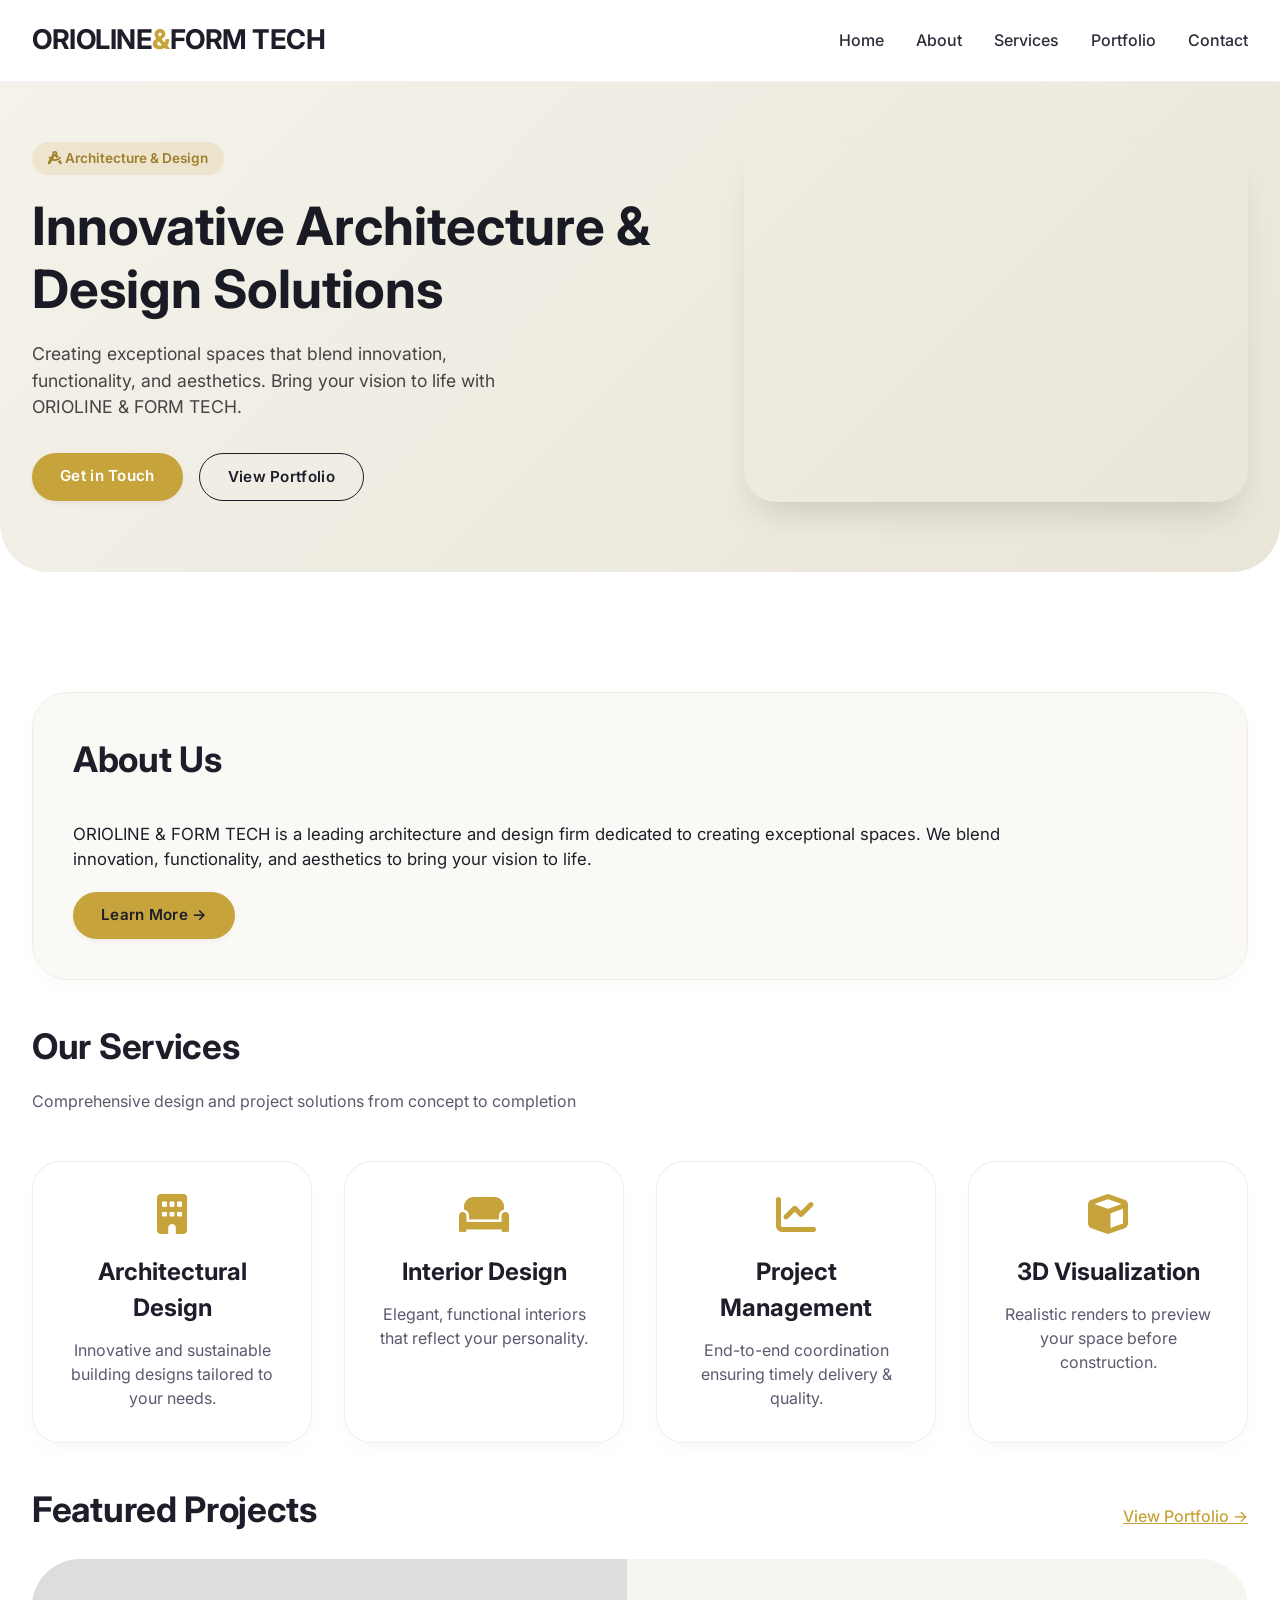
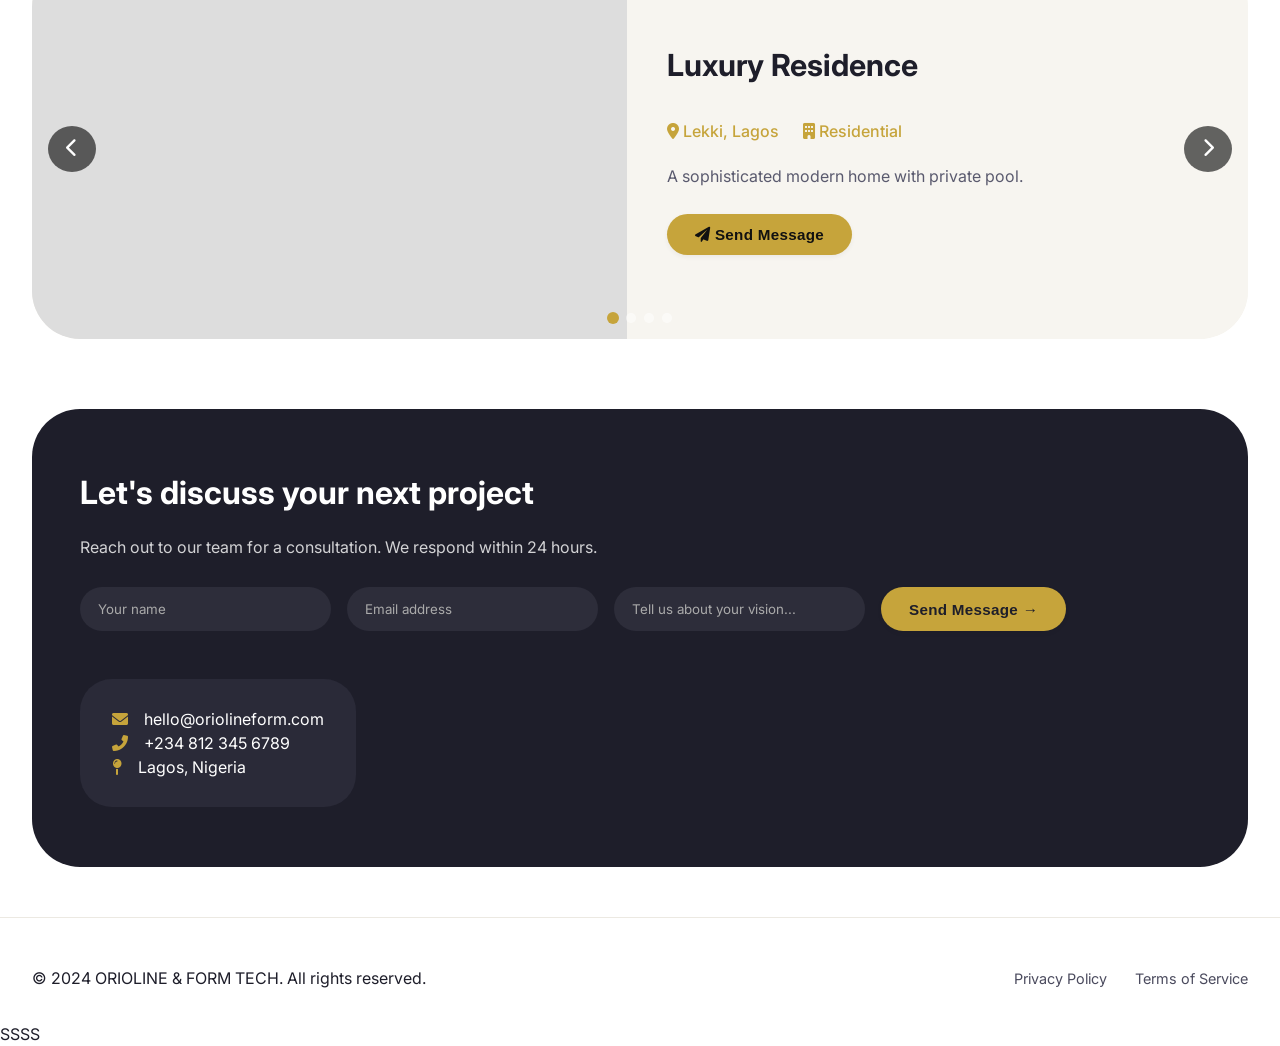
<file: My project 4 fwan/Homepage for the site/index.html>
<!DOCTYPE html>
<html lang="en">
<head>
  <meta charset="UTF-8">
  <meta name="viewport" content="width=device-width, initial-scale=1.0, viewport-fit=cover">
  <title>ORIOLINE & FORM TECH | Architecture & Design</title>
  <!-- Google Fonts + Font Awesome 6 (free) -->
  <link href="https://fonts.googleapis.com/css2?family=Inter:opsz,wght@14..32,300;14..32,400;14..32,500;14..32,600;14..32,700&display=swap" rel="stylesheet">
  <link rel="stylesheet" href="https://cdnjs.cloudflare.com/ajax/libs/font-awesome/6.0.0-beta3/css/all.min.css">
  <!-- External CSS -->
  <link rel="stylesheet" href="The_style.css">
</head>
<body>

<!-- Modal for send message -->
<div id="messageModal" class="modal">
  <div class="modal-content">
    <i class="fas fa-check-circle"></i>
    <h3>Message Sent!</h3>
    <p>Thank you for reaching out. Our team will get back to you shortly.</p>
    <button class="close-modal" id="closeModalBtn">Close</button>
  </div>
</div>

<header>
  <div class="container">
    <div class="navbar">
      <div class="logo">
        <h1>ORIOLINE<span>&</span>FORM TECH</h1>
      </div>
      <div class="menu-icon" id="mobileMenuIcon">
        <i class="fas fa-bars"></i>
      </div>
      <ul class="nav-links" id="navLinks">
        <li><a href="#">Home</a></li>
        <li><a href="#about">About</a></li>
        <li><a href="#services">Services</a></li>
        <li><a href="portfolio.html">Portfolio</a></li>
        <li><a href="#contact">Contact</a></li>
      </ul>
    </div>
  </div>
</header>

<main>
  <!-- Hero section -->
  <div class="hero">
    <div class="container">
      <div class="hero-grid">
        <div class="hero-content">
          <div class="hero-badge"><i class="fas fa-drafting-compass"></i> Architecture & Design</div>
          <h1>Innovative Architecture & Design Solutions</h1>
          <p>Creating exceptional spaces that blend innovation, functionality, and aesthetics. Bring your vision to life with ORIOLINE & FORM TECH.</p>
          <div class="hero-buttons">
            <a href="#contact" class="btn">Get in Touch</a>
            <a href="portfolio.html" class="btn btn-outline-light" style="background:transparent; border-color:#1e1e2a; color:#1e1e2a;">View Portfolio</a>
          </div>
        </div>
        <div class="hero-image"></div>
      </div>
    </div>
  </div>

  <div class="container">
    <!-- About Us -->
    <section id="about" class="about-section">
      <div class="about-card">
        <h2 class="section-title">About Us</h2>
        <p style="font-size:1.05rem; max-width: 85%;">ORIOLINE & FORM TECH is a leading architecture and design firm dedicated to creating exceptional spaces. We blend innovation, functionality, and aesthetics to bring your vision to life.</p>
        <div>
          <a href="#" class="btn btn-dark" style="background:#c6a43b; color:#1e1e2a;">Learn More →</a>
        </div>
      </div>
    </section>

    <!-- Our Services -->
    <section id="services">
      <h2 class="section-title">Our Services</h2>
      <p class="section-sub">Comprehensive design and project solutions from concept to completion</p>
      <div class="services-grid">
        <div class="service-item"><i class="fas fa-building"></i><h3>Architectural Design</h3><p>Innovative and sustainable building designs tailored to your needs.</p></div>
        <div class="service-item"><i class="fas fa-couch"></i><h3>Interior Design</h3><p>Elegant, functional interiors that reflect your personality.</p></div>
        <div class="service-item"><i class="fas fa-chart-line"></i><h3>Project Management</h3><p>End-to-end coordination ensuring timely delivery & quality.</p></div>
        <div class="service-item"><i class="fas fa-cube"></i><h3>3D Visualization</h3><p>Realistic renders to preview your space before construction.</p></div>
      </div>
    </section>

    <!-- Portfolio Section + featured project slideshow -->
    <section id="portfolio">
      <div class="portfolio-header">
        <h2 class="section-title" style="margin-bottom:0;">Featured Projects</h2>
        <a href="portfolio.html" style="color:#c6a43b; font-weight:500;">View Portfolio →</a>
      </div>

      <!-- Slideshow Container -->
      <div class="slideshow-container">
        <div id="slideshow-wrapper" class="slideshow-wrapper">
          <!-- Slides will be dynamically inserted here -->
        </div>
        
        <!-- Navigation buttons -->
        <button id="prevSlideBtn" class="slide-nav-btn prev-btn"><i class="fas fa-chevron-left"></i></button>
        <button id="nextSlideBtn" class="slide-nav-btn next-btn"><i class="fas fa-chevron-right"></i></button>
        
        <!-- Slide indicators -->
        <div id="slideIndicators" class="slide-indicators"></div>
      </div>
    </section>

    <!-- Contact / CTA + message input -->
    <section id="contact" class="contact-section">
      <div class="contact-flex">
        <div class="contact-left">
          <h2>Let's discuss your next project</h2>
          <p>Reach out to our team for a consultation. We respond within 24 hours.</p>
          <div class="message-input">
            <input type="text" id="messageName" placeholder="Your name" autocomplete="off">
            <input type="email" id="messageEmail" placeholder="Email address">
            <input type="text" id="messageText" placeholder="Tell us about your vision...">
            <button id="sendMessageFooterBtn" class="btn" style="background:#c6a43b; color:#1e1e2a;">Send Message →</button>
          </div>
        </div>
        <div class="contact-right">
          <p><i class="fas fa-envelope"></i> hello@oriolineform.com</p>
          <p><i class="fas fa-phone-alt"></i> +234 812 345 6789</p>
          <p><i class="fas fa-map-pin"></i> Lagos, Nigeria</p>
        </div>
      </div>
    </section>
  </div>
</main>

<footer>
  <div class="container">
    <div class="footer-content">
      <p>© 2024 ORIOLINE & FORM TECH. All rights reserved.</p>
      <div class="footer-links">
        <a href="#">Privacy Policy</a>
        <a href="#">Terms of Service</a>
      </div>
    </div>
  </div>
</footer>

<!-- External JavaScript -->
<script src="script.js"></script>
<script>
  // Load settings and projects from localStorage
  function loadSiteData() {
    // Load settings
    const storedSettings = localStorage.getItem('orioline_settings');
    if (storedSettings) {
      const sets = JSON.parse(storedSettings);
      // Update hero headline
      const heroTitle = document.querySelector('.hero-content h1');
      if (heroTitle && sets.heroHeadline) {
        heroTitle.textContent = sets.heroHeadline;
      }
      // Update contact email
      const emailPara = document.querySelector('.contact-right p:first-child');
      if (emailPara && sets.siteEmail) {
        emailPara.innerHTML = '<i class="fas fa-envelope"></i> ' + sets.siteEmail;
      }
    }

    // Load projects
    const storedProjects = localStorage.getItem('orioline_projects');
    let projects = [];
    if (storedProjects) {
      projects = JSON.parse(storedProjects);
    } else {
      // Default projects
      projects = [
        { id: "proj1", title: "Luxury Residence", category: "Residential", location: "Lekki, Lagos", description: "A sophisticated modern home with private pool." },
        { id: "proj2", title: "Office Complex", category: "Commercial", location: "Victoria Island", description: "Dynamic workspace designed for collaboration." },
        { id: "proj3", title: "Modern Villa", category: "Residential", location: "Banana Island", description: "Minimalist architecture with panoramic glass walls." },
        { id: "proj4", title: "Retail Center", category: "Commercial", location: "Ikeja", description: "High-traffic commercial space with vibrant aesthetics." }
      ];
    }

    // Update portfolio with slideshow
    if (projects.length > 0) {
      // Build slideshow
      const slideshowWrapper = document.getElementById('slideshow-wrapper');
      const indicatorsContainer = document.getElementById('slideIndicators');
      if (slideshowWrapper && indicatorsContainer) {
        slideshowWrapper.innerHTML = projects.map((proj, idx) => `
          <div class="slide ${idx === 0 ? 'active' : ''}">
            <div class="slide-img" style="background-image: url('https://placehold.co/700x500/B8A97C/ffffff?text=${encodeURIComponent(proj.title)}');"></div>
            <div class="slide-content">
              <h3>${proj.title}</h3>
              <div class="project-meta">
                <span><i class="fas fa-map-marker-alt"></i> ${proj.location}</span>
                <span><i class="fas fa-building"></i> ${proj.category}</span>
              </div>
              <p style="margin-bottom: 24px;">${proj.description}</p>
              <button class="sendMessageFromSlide btn btn-dark" style="background:#c6a43b; color:#111; width:fit-content;"><i class="fas fa-paper-plane"></i> Send Message</button>
            </div>
          </div>
        `).join('');

        // Build indicators
        indicatorsContainer.innerHTML = projects.map((_, idx) => `
          <span class="slide-dot ${idx === 0 ? 'active' : ''}" data-index="${idx}"></span>
        `).join('');

        // Slideshow logic
        let currentSlide = 0;
        function showSlide(n) {
          const slides = document.querySelectorAll('.slide');
          const dots = document.querySelectorAll('.slide-dot');
          if (n >= slides.length) currentSlide = 0;
          if (n < 0) currentSlide = slides.length - 1;
          slides.forEach(s => s.classList.remove('active'));
          dots.forEach(d => d.classList.remove('active'));
          slides[currentSlide].classList.add('active');
          dots[currentSlide].classList.add('active');
        }

        function nextSlide() {
          currentSlide++;
          showSlide(currentSlide);
        }

        function prevSlide() {
          currentSlide--;
          showSlide(currentSlide);
        }

        // Attach events
        document.getElementById('nextSlideBtn').addEventListener('click', nextSlide);
        document.getElementById('prevSlideBtn').addEventListener('click', prevSlide);
        document.querySelectorAll('.slide-dot').forEach(dot => {
          dot.addEventListener('click', (e) => {
            currentSlide = parseInt(e.target.getAttribute('data-index'));
            showSlide(currentSlide);
          });
        });

        // Message buttons
        document.querySelectorAll('.sendMessageFromSlide').forEach(btn => {
          btn.addEventListener('click', (e) => {
            e.preventDefault();
            const nameField = document.getElementById('messageName');
            if (nameField && nameField.value.trim() === "") {
              document.getElementById('contact').scrollIntoView({ behavior: 'smooth' });
              alert("Please fill your name & message in the contact section below.");
            } else {
              if (typeof handleSendMessage === 'function') {
                handleSendMessage();
              }
            }
          });
        });
      }
    }
  }

  // Page view counter
  let views = parseInt(localStorage.getItem('pageViews') || 0);
  views++;
  localStorage.setItem('pageViews', views);

  // Load data on page load
  document.addEventListener('DOMContentLoaded', loadSiteData);
</script>
</body>
</html>SSSS
</file>
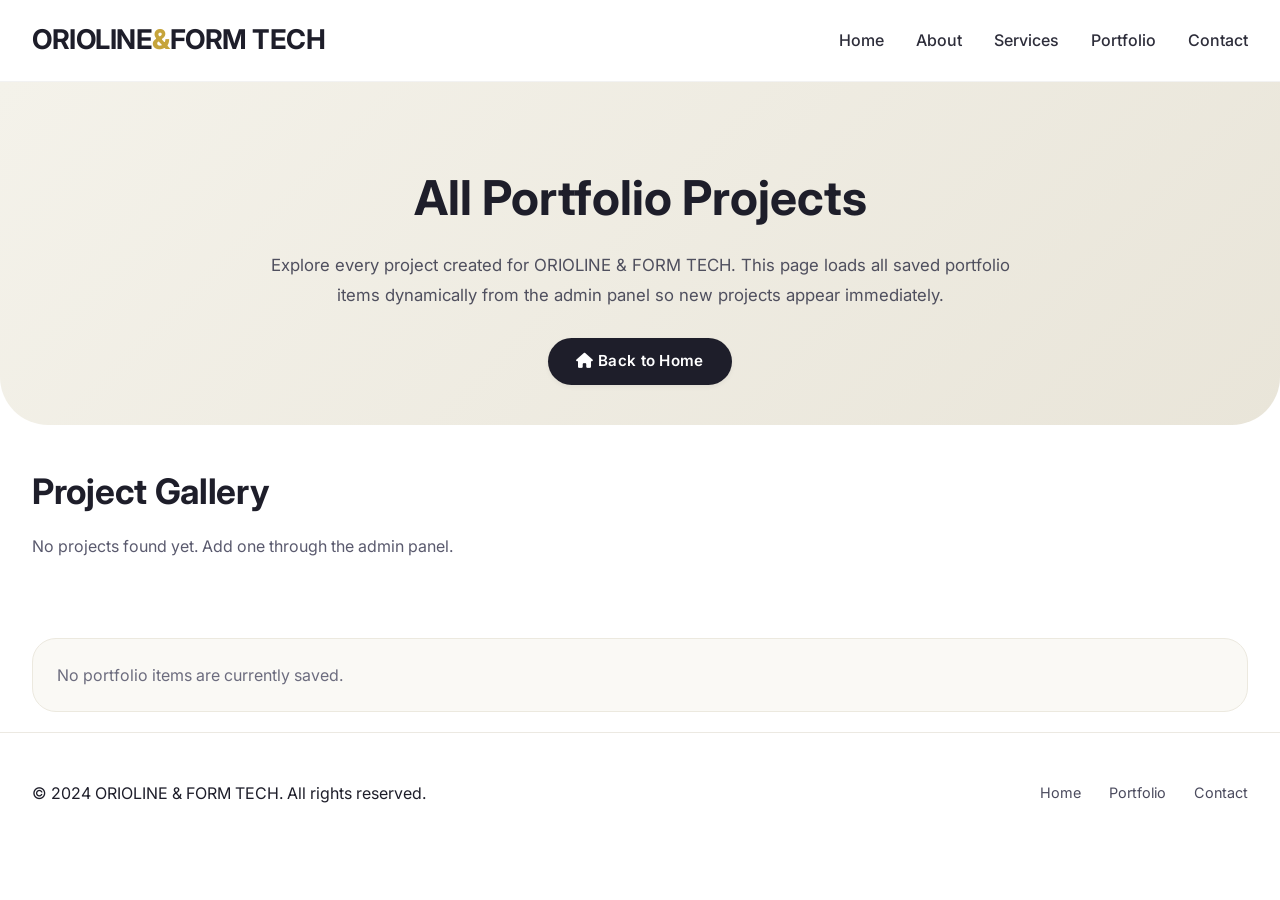
<file: My project 4 fwan/Homepage for the site/portfolio.html>
<!DOCTYPE html>
<html lang="en">
<head>
  <meta charset="UTF-8">
  <meta name="viewport" content="width=device-width, initial-scale=1.0, viewport-fit=cover">
  <title>ORIOLINE & FORM TECH | Portfolio</title>
  <link href="https://fonts.googleapis.com/css2?family=Inter:opsz,wght@14..32,300;14..32,400;14..32,500;14..32,600;14..32,700&display=swap" rel="stylesheet">
  <link rel="stylesheet" href="https://cdnjs.cloudflare.com/ajax/libs/font-awesome/6.0.0-beta3/css/all.min.css">
  <link rel="stylesheet" href="The_style.css">
  <style>
    .portfolio-banner {
      padding: 80px 0 40px;
      background: linear-gradient(135deg, #f4f2ea 0%, #e9e5d9 100%);
      border-radius: 0 0 48px 48px;
      margin-bottom: 40px;
      text-align: center;
    }
    .portfolio-banner h1 {
      font-size: 3rem;
      margin-bottom: 16px;
    }
    .portfolio-banner p {
      max-width: 760px;
      margin: 0 auto;
      color: #4f4f5e;
      line-height: 1.8;
      font-size: 1.05rem;
    }
    .portfolio-grid {
      display: grid;
      grid-template-columns: repeat(auto-fit, minmax(280px, 1fr));
      gap: 24px;
      margin-top: 32px;
    }
    .portfolio-card {
      background: #ffffff;
      border-radius: 28px;
      padding: 28px 24px;
      box-shadow: 0 10px 24px rgba(0,0,0,0.06);
      border: 1px solid #f1efe8;
      min-height: 260px;
      display: flex;
      flex-direction: column;
      justify-content: space-between;
    }
    .portfolio-card h3 {
      margin-bottom: 12px;
      font-size: 1.35rem;
      color: #1e1e2a;
    }
    .portfolio-card p {
      color: #5f5f70;
      line-height: 1.7;
      margin-bottom: 18px;
    }
    .portfolio-meta {
      display: flex;
      flex-wrap: wrap;
      gap: 12px;
      color: #6c6c7e;
      font-size: 0.95rem;
      margin-bottom: 18px;
    }
    .portfolio-meta span {
      display: inline-flex;
      align-items: center;
      gap: 8px;
    }
    .portfolio-footer {
      display: flex;
      justify-content: space-between;
      align-items: center;
      flex-wrap: wrap;
      gap: 12px;
      margin-top: auto;
    }
    .portfolio-footer .btn {
      padding: 10px 24px;
      border-radius: 999px;
    }
  </style>
</head>
<body>
  <header>
    <div class="container">
      <div class="navbar">
        <div class="logo">
          <h1>ORIOLINE<span>&</span>FORM TECH</h1>
        </div>
        <div class="menu-icon" id="mobileMenuIcon">
          <i class="fas fa-bars"></i>
        </div>
        <ul class="nav-links" id="navLinks">
          <li><a href="index.html">Home</a></li>
          <li><a href="index.html#about">About</a></li>
          <li><a href="index.html#services">Services</a></li>
          <li><a href="portfolio.html">Portfolio</a></li>
          <li><a href="index.html#contact">Contact</a></li>
        </ul>
      </div>
    </div>
  </header>

  <main>
    <section class="portfolio-banner">
      <div class="container">
        <h1>All Portfolio Projects</h1>
        <p>Explore every project created for ORIOLINE & FORM TECH. This page loads all saved portfolio items dynamically from the admin panel so new projects appear immediately.</p>
        <div style="margin-top: 28px;">
          <a href="index.html" class="btn btn-dark"><i class="fas fa-home"></i> Back to Home</a>
        </div>
      </div>
    </section>

    <section class="container">
      <div style="display:flex; justify-content:space-between; align-items:center; flex-wrap:wrap; gap:16px;">
        <div>
          <h2 class="section-title">Project Gallery</h2>
          <p id="projectCount" class="section-sub">Loading projects...</p>
        </div>
      </div>
      <div class="portfolio-grid" id="portfolioGrid"></div>
    </section>
  </main>

  <footer>
    <div class="container">
      <div class="footer-content">
        <p>© 2024 ORIOLINE & FORM TECH. All rights reserved.</p>
        <div class="footer-links">
          <a href="index.html">Home</a>
          <a href="portfolio.html">Portfolio</a>
          <a href="index.html#contact">Contact</a>
        </div>
      </div>
    </div>
  </footer>

  <script src="script.js"></script>
  <script>
    function loadPortfolioPage() {
      const storedProjects = localStorage.getItem('orioline_projects');
      const projects = storedProjects ? JSON.parse(storedProjects) : [];
      const grid = document.getElementById('portfolioGrid');
      const count = document.getElementById('projectCount');

      if (!grid || !count) return;

      if (projects.length === 0) {
        count.textContent = 'No projects found yet. Add one through the admin panel.';
        grid.innerHTML = '<div style="grid-column:1/-1; color:#6c6c7e; padding:24px; background:#faf9f5; border-radius:24px; border:1px solid #ece9df;">No portfolio items are currently saved.</div>';
        return;
      }

      count.textContent = `${projects.length} project${projects.length === 1 ? '' : 's'} available in the portfolio.`;
      grid.innerHTML = projects.map(proj => `
        <div class="portfolio-card">
          <div class="portfolio-meta">
            <span><i class="fas fa-building"></i> ${proj.category || 'General'}</span>
            <span><i class="fas fa-map-marker-alt"></i> ${proj.location || 'Unknown location'}</span>
          </div>
          <h3>${proj.title}</h3>
          <p>${proj.description || 'No description provided for this project.'}</p>
          <div class="portfolio-footer">
            <span style="color:#9f9f9f; font-size:0.95rem;">Project ID: ${proj.id}</span>
            <a href="admin.html" class="btn btn-outline-light">Edit in Admin</a>
          </div>
        </div>
      `).join('');
    }

    document.addEventListener('DOMContentLoaded', loadPortfolioPage);
  </script>
</body>
</html>
</file>
<file: My project 4 fwan/Homepage for the site/The_style.css>
* {
  margin: 0;
  padding: 0;
  box-sizing: border-box;
}

body {
  font-family: 'Inter', sans-serif;
  background-color: #ffffff;
  color: #1e1e2a;
  line-height: 1.5;
  scroll-behavior: smooth;
}

/* container utility */
.container {
  max-width: 1280px;
  margin: 0 auto;
  padding: 0 32px;
}

/* buttons & elements */
.btn {
  display: inline-block;
  background-color: #c6a43b;
  color: #fff;
  font-weight: 600;
  padding: 12px 28px;
  border-radius: 40px;
  text-decoration: none;
  transition: all 0.3s ease;
  border: none;
  cursor: pointer;
  font-size: 0.95rem;
  letter-spacing: 0.3px;
  box-shadow: 0 2px 5px rgba(0,0,0,0.05);
}

.btn-outline-light {
  background: transparent;
  border: 1.5px solid #fff;
  color: #fff;
  box-shadow: none;
}

.btn-outline-light:hover {
  background: #fff;
  color: #1e1e2a;
}

.btn-dark {
  background-color: #1e1e2a;
  color: white;
}

.btn-dark:hover {
  background-color: #c6a43b;
  color: #1e1e2a;
}

.btn:hover {
  background-color: #a07f2c;
  transform: translateY(-2px);
}

/* navigation */
header {
  position: sticky;
  top: 0;
  z-index: 1000;
  background: #ffffff;
  border-bottom: 1px solid rgba(0,0,0,0.05);
}

.navbar {
  display: flex;
  justify-content: space-between;
  align-items: center;
  padding: 20px 0;
  flex-wrap: wrap;
}

.logo h1 {
  font-size: 1.7rem;
  font-weight: 700;
  letter-spacing: -0.5px;
  color: #1e1e2a;
}

.logo span {
  color: #c6a43b;
  font-weight: 800;
}

.nav-links {
  display: flex;
  gap: 32px;
  list-style: none;
}

.nav-links a {
  text-decoration: none;
  font-weight: 500;
  color: #2d2d3a;
  transition: 0.2s;
  font-size: 1rem;
}

.nav-links a:hover {
  color: #c6a43b;
}

/* mobile menu */
.menu-icon {
  display: none;
  font-size: 1.8rem;
  cursor: pointer;
  color: #1e1e2a;
}

/* hero section */
.hero {
  background: linear-gradient(135deg, #f4f2ea 0%, #e9e5d9 100%);
  border-radius: 0 0 48px 48px;
  margin-bottom: 40px;
  position: relative;
}

.hero-grid {
  display: flex;
  align-items: center;
  justify-content: space-between;
  flex-wrap: wrap;
  padding: 60px 0 70px;
  gap: 40px;
}

.hero-content {
  flex: 1.2;
}

.hero-badge {
  background: rgba(198, 164, 59, 0.15);
  display: inline-block;
  padding: 6px 16px;
  border-radius: 40px;
  font-size: 0.85rem;
  font-weight: 600;
  color: #a07f2c;
  margin-bottom: 20px;
}

.hero-content h1 {
  font-size: 3.3rem;
  font-weight: 700;
  line-height: 1.2;
  margin-bottom: 20px;
  color: #1a1a24;
}

.hero-content p {
  font-size: 1.1rem;
  color: #444;
  max-width: 500px;
  margin-bottom: 32px;
}

.hero-buttons {
  display: flex;
  gap: 16px;
  flex-wrap: wrap;
}

.hero-image {
  flex: 0.9;
  background: url('https://placehold.co/600x500/DDD7C8/5c4e2e?text=Modern+Architecture') center/cover no-repeat;
  min-height: 360px;
  border-radius: 32px;
  box-shadow: 0 20px 35px -12px rgba(0,0,0,0.15);
  transition: transform 0.3s ease;
}

/* about section */
.about-section {
  padding: 80px 0 40px;
}

.section-title {
  font-size: 2.2rem;
  font-weight: 700;
  margin-bottom: 16px;
  color: #1e1e2a;
  letter-spacing: -0.3px;
}

.section-sub {
  color: #5a5a6e;
  max-width: 700px;
  margin-bottom: 48px;
}

.about-card {
  background: #faf9f5;
  padding: 40px;
  border-radius: 36px;
  display: flex;
  flex-direction: column;
  gap: 20px;
  box-shadow: 0 5px 20px rgba(0,0,0,0.02);
  border: 1px solid #f0ede5;
}

/* services grid */
.services-grid {
  display: grid;
  grid-template-columns: repeat(auto-fit, minmax(240px, 1fr));
  gap: 32px;
  margin: 40px 0 30px;
}

.service-item {
  background: #ffffff;
  padding: 32px 24px;
  border-radius: 28px;
  box-shadow: 0 10px 25px -10px rgba(0,0,0,0.05);
  transition: all 0.25s ease;
  border: 1px solid #efede8;
  text-align: center;
}

.service-item i {
  font-size: 2.5rem;
  color: #c6a43b;
  margin-bottom: 20px;
}

.service-item h3 {
  font-size: 1.5rem;
  margin-bottom: 12px;
}

.service-item p {
  color: #5a5a6e;
}

.service-item:hover {
  transform: translateY(-8px);
  box-shadow: 0 20px 30px -12px rgba(0,0,0,0.1);
  border-color: #e2d9c8;
}

/* portfolio & featured project */
.portfolio-header {
  display: flex;
  justify-content: space-between;
  align-items: baseline;
  flex-wrap: wrap;
  margin: 40px 0 24px;
}

/* Slideshow container */
.slideshow-container {
  position: relative;
  background: #f7f5f0;
  border-radius: 48px;
  margin: 20px 0 30px;
  overflow: hidden;
}

.slideshow-wrapper {
  display: flex;
  flex-wrap: wrap;
  background: #f7f5f0;
  border-radius: 48px;
  min-height: 380px;
  position: relative;
}

.slide {
  display: none;
  width: 100%;
  flex-wrap: wrap;
  animation: fadeIn 0.5s ease-in;
}

.slide.active {
  display: flex;
}

@keyframes fadeIn {
  from { opacity: 0; }
  to { opacity: 1; }
}

.slide-img {
  flex: 1.1;
  background-size: cover;
  background-position: center;
  min-height: 380px;
  background-color: #ddd;
}

.slide-content {
  flex: 1;
  padding: 48px 40px;
  display: flex;
  flex-direction: column;
  justify-content: center;
}

.slide-content h3 {
  font-size: 1.9rem;
  font-weight: 700;
  margin-bottom: 12px;
}

.slide-content p {
  color: #5a5a6e;
  line-height: 1.7;
}

.project-meta {
  display: flex;
  gap: 24px;
  margin: 18px 0 20px;
  font-weight: 500;
  color: #c6a43b;
}

/* Navigation buttons */
.slide-nav-btn {
  position: absolute;
  top: 50%;
  transform: translateY(-50%);
  background: rgba(0,0,0,0.6);
  color: white;
  border: none;
  padding: 12px 18px;
  border-radius: 50%;
  cursor: pointer;
  font-size: 1.2rem;
  transition: 0.3s;
  z-index: 10;
}

.slide-nav-btn:hover {
  background: rgba(0,0,0,0.9);
}

.prev-btn {
  left: 16px;
}

.next-btn {
  right: 16px;
}

/* Slide indicators */
.slide-indicators {
  position: absolute;
  bottom: 16px;
  left: 50%;
  transform: translateX(-50%);
  display: flex;
  gap: 8px;
  z-index: 10;
}

.slide-dot {
  width: 10px;
  height: 10px;
  border-radius: 50%;
  background: rgba(255,255,255,0.5);
  cursor: pointer;
  transition: 0.3s;
  border: 2px solid transparent;
}

.slide-dot.active {
  background: #c6a43b;
  transform: scale(1.2);
}

.slide-dot:hover {
  background: rgba(255,255,255,0.8);
}

.project-showcase {
  background: #f7f5f0;
  border-radius: 48px;
  margin: 20px 0 30px;
  display: flex;
  flex-wrap: wrap;
  overflow: hidden;
}

.project-img {
  flex: 1.1;
  background: url('https://placehold.co/700x500/B8A97C/ffffff?text=Luxury+Residence+Lekki') center/cover no-repeat;
  min-height: 380px;
}

.project-details {
  flex: 1;
  padding: 48px 40px;
}

.project-details h3 {
  font-size: 1.9rem;
  font-weight: 700;
  margin-bottom: 12px;
}

.mini-portfolio-grid {
  display: grid;
  grid-template-columns: repeat(auto-fit, minmax(200px, 1fr));
  gap: 28px;
  margin-top: 30px;
}

.portfolio-card {
  background: white;
  border-radius: 24px;
  overflow: hidden;
  box-shadow: 0 8px 18px rgba(0,0,0,0.05);
  transition: 0.2s;
}

.portfolio-img {
  height: 180px;
  background-color: #ddd3c2;
  background-size: cover;
  background-position: center;
}

.portfolio-card h4 {
  padding: 18px 18px 8px;
  font-size: 1.2rem;
}

.portfolio-card p {
  padding: 0 18px 18px;
  color: #6c6c7e;
}

/* contact & CTA */
.contact-section {
  background: #1e1e2a;
  color: white;
  border-radius: 48px;
  margin: 70px 0 50px;
  padding: 60px 48px;
}

.contact-flex {
  display: flex;
  flex-wrap: wrap;
  gap: 48px;
  justify-content: space-between;
  align-items: center;
}

.contact-left h2 {
  font-size: 2rem;
  margin-bottom: 18px;
}

.contact-left p {
  opacity: 0.8;
  margin-bottom: 28px;
}

.message-input {
  display: flex;
  flex-wrap: wrap;
  gap: 16px;
  margin-top: 24px;
}

.message-input input {
  flex: 2;
  padding: 14px 18px;
  border-radius: 60px;
  border: none;
  font-family: inherit;
  outline: none;
  background: #2d2d3a;
  color: white;
}

.message-input input::placeholder {
  color: #aaa;
}

.contact-right {
  background: #2a2a38;
  padding: 28px 32px;
  border-radius: 32px;
  min-width: 240px;
}

.contact-right i {
  margin-right: 12px;
  color: #c6a43b;
}

/* modal (popup) */
.modal {
  display: none;
  position: fixed;
  top: 0; left: 0;
  width: 100%; height: 100%;
  background-color: rgba(0,0,0,0.7);
  justify-content: center;
  align-items: center;
  z-index: 1000;
}

.modal-content {
  background: white;
  max-width: 420px;
  width: 90%;
  padding: 32px;
  border-radius: 32px;
  text-align: center;
  animation: fadeSlide 0.3s ease;
}

.modal-content i {
  font-size: 3rem;
  color: #c6a43b;
  margin-bottom: 16px;
}

.close-modal {
  background: #1e1e2a;
  margin-top: 20px;
  padding: 10px 24px;
  border-radius: 40px;
  color: white;
  border: none;
  cursor: pointer;
}

@keyframes fadeSlide {
  from { opacity: 0; transform: translateY(-20px); }
  to { opacity: 1; transform: translateY(0); }
}

footer {
  padding: 48px 0 32px;
  border-top: 1px solid #ece9e2;
  margin-top: 20px;
}

.footer-content {
  display: flex;
  justify-content: space-between;
  flex-wrap: wrap;
  gap: 24px;
  align-items: center;
}

.footer-links {
  display: flex;
  gap: 28px;
}

.footer-links a {
  text-decoration: none;
  color: #4b4b5e;
  font-size: 0.9rem;
}

.footer-links a:hover {
  color: #c6a43b;
}

@media (max-width: 900px) {
  .nav-links {
    display: none;
    width: 100%;
    flex-direction: column;
    background: white;
    padding: 20px;
    border-radius: 32px;
    margin-top: 20px;
    gap: 16px;
    box-shadow: 0 10px 25px rgba(0,0,0,0.05);
  }
  .nav-links.show {
    display: flex;
  }
  .menu-icon {
    display: block;
  }
  .hero-content h1 {
    font-size: 2.4rem;
  }
  .hero-grid {
    flex-direction: column;
  }
  .contact-section {
    padding: 40px 28px;
  }
  .project-details {
    padding: 32px;
  }
}

@media (max-width: 650px) {
  .container {
    padding: 0 20px;
  }
  .section-title {
    font-size: 1.8rem;
  }
}
</file>
